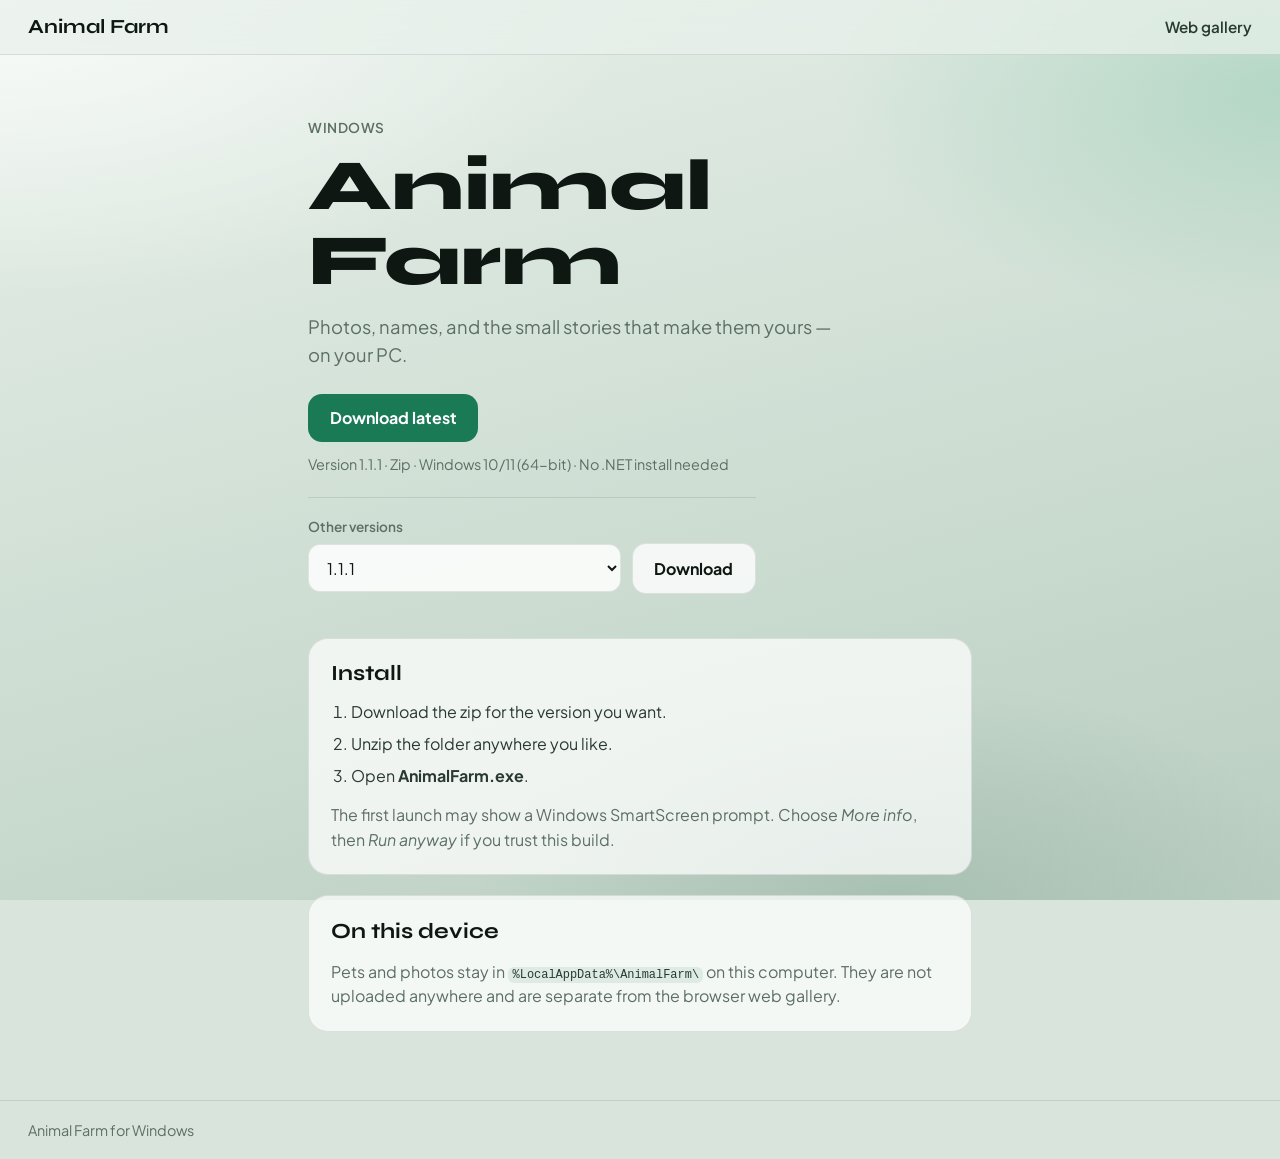
<file: index.html>
<!DOCTYPE html>
<html lang="en">
  <head>
    <meta charset="utf-8" />
    <meta name="viewport" content="width=device-width, initial-scale=1" />
    <title>Animal Farm for Windows</title>
    <meta
      name="description"
      content="Download Animal Farm for Windows — a personal pet gallery for your PC."
    />
    <link rel="preconnect" href="https://fonts.googleapis.com" />
    <link rel="preconnect" href="https://fonts.gstatic.com" crossorigin />
    <link
      href="https://fonts.googleapis.com/css2?family=Plus+Jakarta+Sans:wght@400;500;600;700&family=Syne:wght@600;700;800&display=swap"
      rel="stylesheet"
    />
    <link rel="stylesheet" href="styles.css" />
  </head>
  <body>
    <div class="shell">
      <header class="header">
        <a class="brand" href="./">Animal Farm</a>
        <a
          class="header-link"
          href="https://idontknowwhatmyusernameshouldbe1.github.io/animal-farm/"
          >Web gallery</a
        >
      </header>

      <main class="main">
        <section class="hero">
          <p class="eyebrow">Windows</p>
          <h1 class="hero-brand">Animal Farm</h1>
          <p class="hero-copy">
            Photos, names, and the small stories that make them yours — on your
            PC.
          </p>
          <div class="hero-actions">
            <a
              id="download-latest"
              class="btn btn-primary"
              href="AnimalFarm-Windows.zip"
              download
              >Download latest</a
            >
          </div>
          <p id="latest-meta" class="hero-meta">
            Zip · Windows 10/11 (64-bit) · No .NET install needed
          </p>

          <div class="version-picker" hidden>
            <label for="version-select">Other versions</label>
            <div class="version-row">
              <select id="version-select" aria-label="Choose a version"></select>
              <a id="download-version" class="btn btn-secondary" href="#" download
                >Download</a
              >
            </div>
          </div>
        </section>

        <section class="steps" aria-labelledby="install-title">
          <h2 id="install-title">Install</h2>
          <ol>
            <li>Download the zip for the version you want.</li>
            <li>Unzip the folder anywhere you like.</li>
            <li>Open <strong>AnimalFarm.exe</strong>.</li>
          </ol>
          <p class="note">
            The first launch may show a Windows SmartScreen prompt. Choose
            <em>More info</em>, then <em>Run anyway</em> if you trust this build.
          </p>
        </section>

        <section class="about" aria-labelledby="about-title">
          <h2 id="about-title">On this device</h2>
          <p>
            Pets and photos stay in
            <code>%LocalAppData%\AnimalFarm\</code> on this computer. They are
            not uploaded anywhere and are separate from the browser web gallery.
          </p>
        </section>
      </main>

      <footer class="footer">
        <span>Animal Farm for Windows</span>
      </footer>
    </div>
    <script src="versions.js" defer></script>
  </body>
</html>
</file>
<file: styles.css>
:root {
  --ink: #0e1712;
  --ink-soft: #2a3a32;
  --muted: #5c6f64;
  --line: rgba(14, 23, 18, 0.1);
  --accent: #1a7a55;
  --accent-hover: #146346;
  --surface: rgba(255, 255, 255, 0.72);
  --radius: 20px;
  --font-display: "Syne", system-ui, sans-serif;
  --font-body: "Plus Jakarta Sans", system-ui, sans-serif;
}

* {
  box-sizing: border-box;
  margin: 0;
  padding: 0;
}

html,
body {
  min-height: 100%;
}

body {
  color: var(--ink);
  font-family: var(--font-body);
  background-color: #d8e4dc;
  background-image:
    radial-gradient(ellipse 90% 60% at 0% 0%, rgba(255, 255, 255, 0.75) 0%, transparent 55%),
    radial-gradient(ellipse 70% 50% at 100% 10%, rgba(90, 180, 140, 0.28) 0%, transparent 50%),
    radial-gradient(ellipse 60% 45% at 70% 100%, rgba(40, 90, 70, 0.14) 0%, transparent 55%),
    linear-gradient(165deg, #e8f0ea 0%, #d4e2d8 42%, #b9cec0 100%);
  background-attachment: fixed;
  -webkit-font-smoothing: antialiased;
}

.shell {
  min-height: 100dvh;
  display: flex;
  flex-direction: column;
}

.header {
  display: flex;
  align-items: center;
  justify-content: space-between;
  gap: 1rem;
  padding: 0.9rem clamp(1rem, 3vw, 1.75rem);
  backdrop-filter: blur(18px) saturate(1.2);
  background: rgba(232, 240, 234, 0.72);
  border-bottom: 1px solid var(--line);
}

.brand {
  font-family: var(--font-display);
  font-weight: 700;
  font-size: 1.25rem;
  color: inherit;
  text-decoration: none;
}

.header-link {
  color: var(--ink-soft);
  text-decoration: none;
  font-weight: 600;
  font-size: 0.95rem;
}

.header-link:hover {
  color: var(--accent);
}

.main {
  flex: 1;
  width: min(720px, 100%);
  margin: 0 auto;
  padding: clamp(2rem, 6vw, 4rem) clamp(1rem, 3vw, 1.75rem) 3rem;
}

.hero {
  margin-bottom: 2.75rem;
}

.eyebrow {
  font-size: 0.85rem;
  font-weight: 600;
  letter-spacing: 0.04em;
  text-transform: uppercase;
  color: var(--muted);
  margin-bottom: 0.75rem;
}

.hero-brand {
  font-family: var(--font-display);
  font-weight: 800;
  font-size: clamp(2.8rem, 8vw, 4.5rem);
  line-height: 1.05;
  margin-bottom: 0.85rem;
}

.hero-copy {
  font-size: 1.15rem;
  line-height: 1.55;
  color: var(--muted);
  max-width: 34rem;
  margin-bottom: 1.5rem;
}

.hero-actions {
  display: flex;
  flex-wrap: wrap;
  gap: 0.75rem;
  margin-bottom: 0.85rem;
}

.btn {
  display: inline-flex;
  align-items: center;
  justify-content: center;
  min-height: 48px;
  padding: 0.85rem 1.35rem;
  border-radius: 14px;
  font-weight: 700;
  font-size: 1rem;
  text-decoration: none;
  border: none;
  cursor: pointer;
}

.btn-primary {
  background: var(--accent);
  color: #fff;
}

.btn-primary:hover {
  background: var(--accent-hover);
}

.hero-meta {
  font-size: 0.9rem;
  color: var(--muted);
}

.version-picker {
  margin-top: 1.5rem;
  padding-top: 1.25rem;
  border-top: 1px solid var(--line);
  max-width: 28rem;
}

.version-picker label {
  display: block;
  font-size: 0.85rem;
  font-weight: 600;
  color: var(--muted);
  margin-bottom: 0.5rem;
}

.version-row {
  display: flex;
  flex-wrap: wrap;
  gap: 0.65rem;
  align-items: center;
}

.version-row select {
  flex: 1 1 12rem;
  min-height: 48px;
  padding: 0.65rem 0.85rem;
  border-radius: 12px;
  border: 1px solid var(--line);
  background: rgba(255, 255, 255, 0.85);
  font: inherit;
  color: var(--ink);
}

.btn-secondary {
  background: rgba(255, 255, 255, 0.78);
  color: var(--ink);
  border: 1px solid var(--line);
}

.btn-secondary:hover {
  background: #fff;
}

.steps,
.about {
  background: var(--surface);
  border: 1px solid var(--line);
  border-radius: var(--radius);
  padding: 1.35rem 1.4rem;
  margin-bottom: 1.25rem;
}

.steps h2,
.about h2 {
  font-family: var(--font-display);
  font-size: 1.35rem;
  margin-bottom: 0.85rem;
}

.steps ol {
  padding-left: 1.25rem;
  display: grid;
  gap: 0.55rem;
  color: var(--ink-soft);
  line-height: 1.45;
}

.note,
.about p {
  margin-top: 1rem;
  color: var(--muted);
  line-height: 1.55;
}

code {
  font-size: 0.92em;
  background: rgba(26, 122, 85, 0.1);
  padding: 0.1em 0.35em;
  border-radius: 6px;
  color: var(--ink-soft);
}

.footer {
  padding: 1.25rem clamp(1rem, 3vw, 1.75rem);
  color: var(--muted);
  font-size: 0.9rem;
  border-top: 1px solid var(--line);
}
</file>
